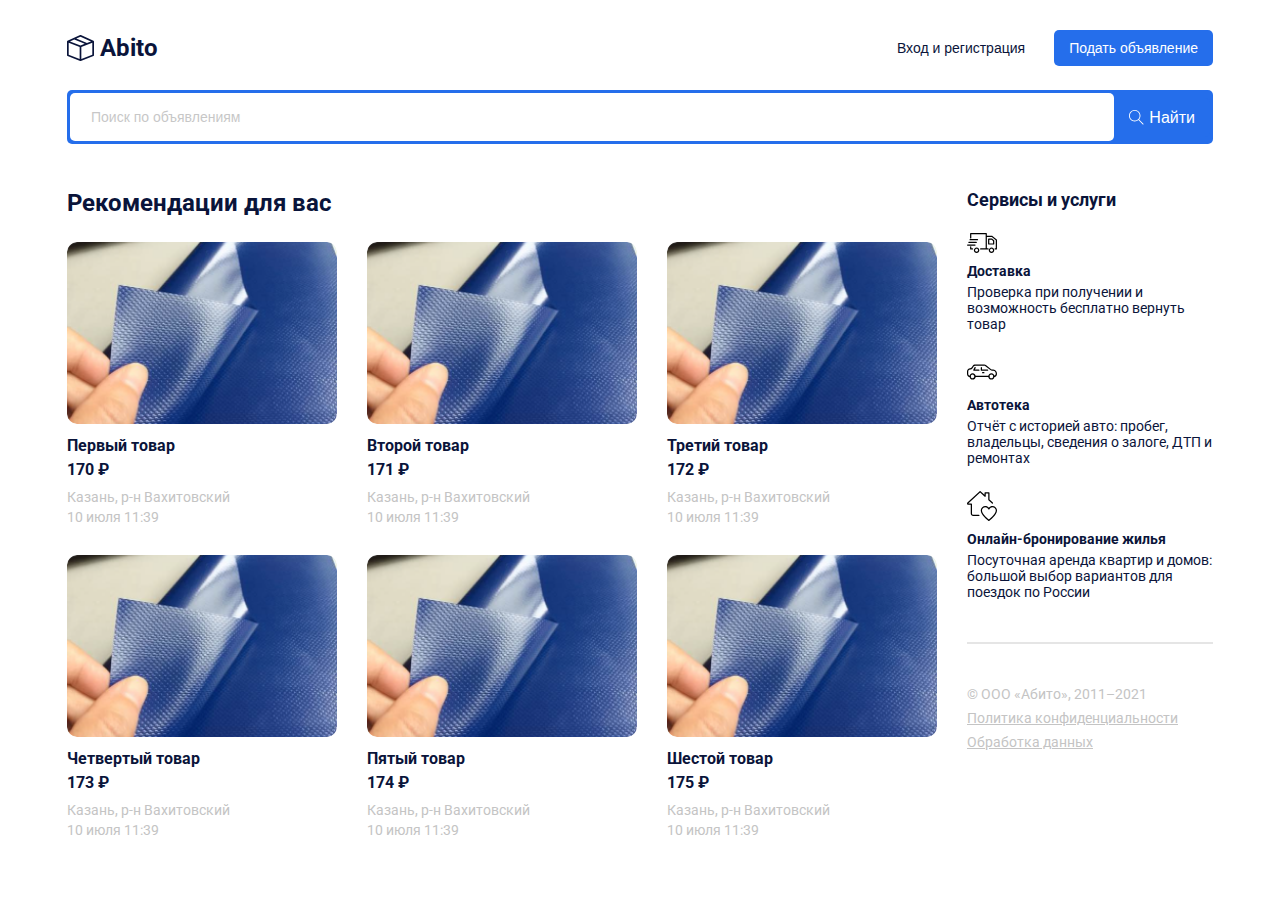
<file: index.html>
<!DOCTYPE html>
<html lang="en">

<head>
    <meta charset="UTF-8">
    <meta name="viewport" content="width=device-width, initial-scale=1.0">
    <link href="https://fonts.googleapis.com/css2?family=Roboto:wght@400;700&display=swap" rel="stylesheet">
    <link rel="stylesheet" href="./style.css">
    <script src="./script.js" defer></script>
    <title>Abito</title>
</head>

<body>
    <header class="header">
        <div class="container">
            <div class="header-box">
                <div class="header-logo">
                    <img src="./image/logo.svg" alt="logo" class="logo">
                    <span>Abito</span>
                </div>
                <div class="header-controls">
                    <button class="btn btn-outline">Вход и регистрация</button>
                    <button class="btn btn-primary">Подать объявление</button>
                </div>
                <div class="header-burger">
                    <img src="./image/burger.svg" alt="burger">
                </div>
            </div>
        </div>
    </header>

    <main>
        <section class="search">
            <div class="container">
                <div class="search-box">
                    <input type="text" placeholder="Поиск по объявлениям">
                    <button class="btn btn-primary search-btn">
                        <img class="search-btn__icon" src="./image/search.svg" alt="search">
                        <span class="search-btn__text">Найти</span>
                    </button>
                </div>
            </div>
        </section>

        <section class="content">
            <div class="container">
                <div class="content-box">
                    <div class="content-main">
                        <h2 class="content-main__title">Рекомендации для вас</h2>

                        <div class="content-main__list">
                            <!-- <a href="./product.html" class="content-main__list-item">
                                <div class="content-main__list-item--img">
                                    <img src="./image/card-img.png" alt="card-img">
                                </div>

                                <h5 class="content-main__list-item--title">Пвх материал 2й сорт</h5>

                                <strong class="content-main__list-item--price">170 ₽</strong>

                                <div class="content-main__list-item--info-box">
                                    <span class="content-main__list-item--info">Казань, р-н Вахитовский</span>
                                    <span class="content-main__list-item--info">10 июля 11:39</span>
                                </div>
                            </a> -->
                        </div>
                    </div>

                    <div class="content-side">
                        <div class="content-side__services">
                            <h3 class="content-side__title">Сервисы и услуги</h3>

                            <div class="content-side__list">
                                <div class="content-side__list-item">
                                    <img class="content-side__list-item--img" src="./image/side-info-1.svg"
                                        alt="side-info">
                                    <h5 class="content-side__list-item--title">Доставка</h5>
                                    <p class="content-side__list-item--info">Проверка при получении и возможность
                                        бесплатно вернуть товар</p>
                                </div>
                                <div class="content-side__list-item">
                                    <img class="content-side__list-item--img" src="./image/side-info-2.svg"
                                        alt="side-info">
                                    <h5 class="content-side__list-item--title">Автотека</h5>
                                    <p class="content-side__list-item--info">Отчёт с историей авто: пробег, владельцы,
                                        сведения о залоге, ДТП и ремонтах</p>
                                </div>
                                <div class="content-side__list-item">
                                    <img class="content-side__list-item--img" src="./image/side-info-3.svg"
                                        alt="side-info">
                                    <h5 class="content-side__list-item--title">Онлайн-бронирование жилья</h5>
                                    <p class="content-side__list-item--info">Посуточная аренда квартир и домов: большой
                                        выбор вариантов для поездок по России</p>
                                </div>
                            </div>

                            <div class="content-side__line"></div>
                        </div>

                        <div class="content-side__footer">
                            <p class="content-side__footer--item">© ООО «Абито», 2011–2021</p>
                            <a href="#" class="content-side__footer--item">Политика конфиденциальности</a>
                            <a href="#" class="content-side__footer--item">Обработка данных</a>
                        </div>
                    </div>
                </div>
            </div>
        </section>
    </main>
</body>

</html>
</file>
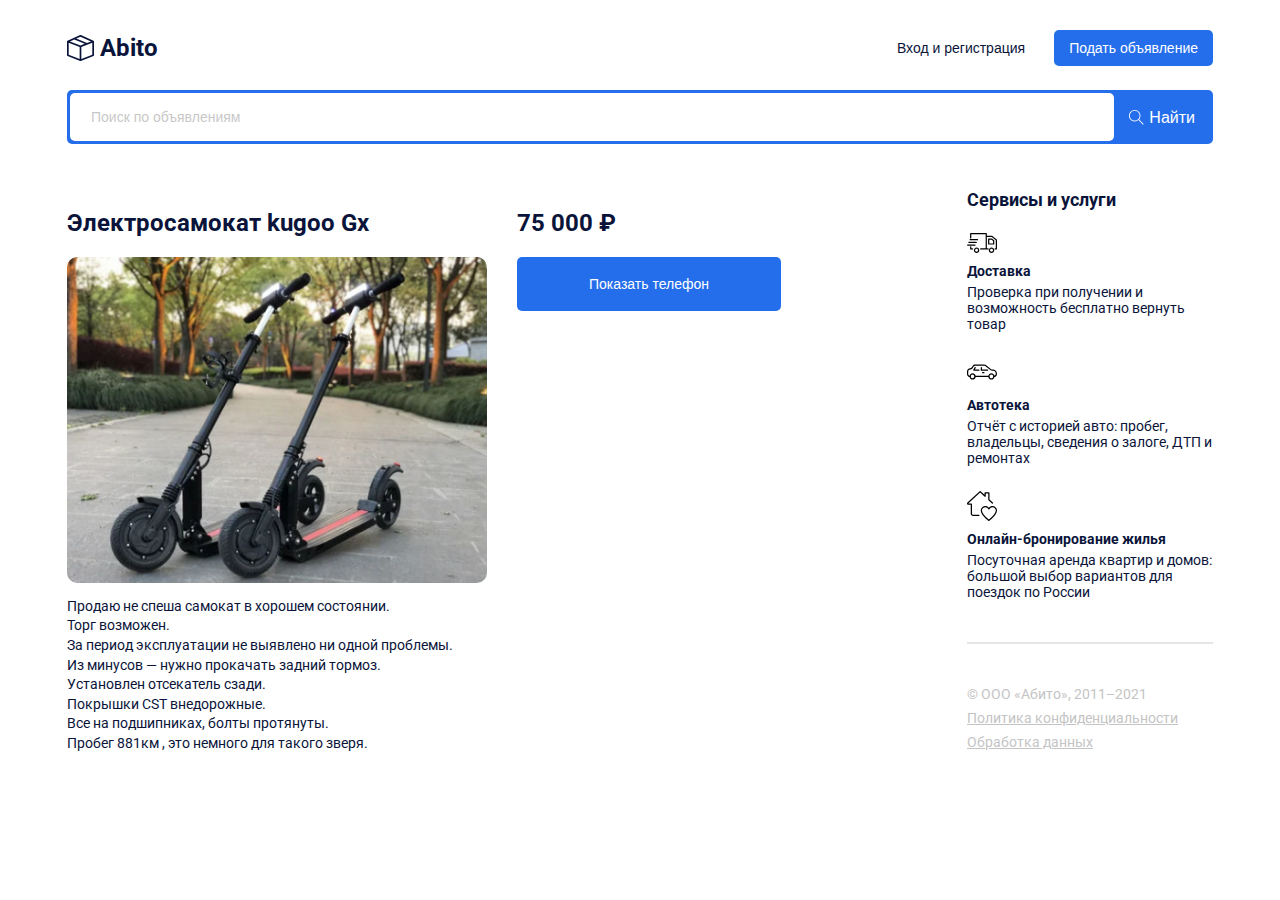
<file: product.html>
<!DOCTYPE html>
<html lang="en">

<head>
    <meta charset="UTF-8">
    <meta name="viewport" content="width=device-width, initial-scale=1.0">
    <link href="https://fonts.googleapis.com/css2?family=Roboto:wght@400;700&display=swap" rel="stylesheet">
    <link rel="stylesheet" href="./style.css">
    <title>Card</title>
</head>

<body>
    <header class="header">
        <div class="container">
            <div class="header-box">
                <div class="header-logo">
                    <img src="./image/logo.svg" alt="logo" class="logo">
                    <span>Abito</span>
                </div>
                <div class="header-controls">
                    <button class="btn btn-outline">Вход и регистрация</button>
                    <button class="btn btn-primary">Подать объявление</button>
                </div>
                <div class="header-burger">
                    <img src="./image/burger.svg" alt="burger">
                </div>
            </div>
        </div>
    </header>

    <main>
        <section class="search">
            <div class="container">
                <div class="search-box">
                    <input type="text" placeholder="Поиск по объявлениям">
                    <button class="btn btn-primary search-btn">
                        <img class="search-btn__icon" src="./image/search.svg" alt="search">
                        <span class="search-btn__text">Найти</span>
                    </button>
                </div>
            </div>
        </section>

        <section class="content">
            <div class="container">
                <div class="content-box">
                    <div class="content-main">
                        <div class="content-box">
                            <div class="content-main__product-info">
                                <h2 class="content-main__product-info--title">Электросамокат kugoo Gx</h2>
                                <div class="content-main__product-info--img">
                                    <img src="./image/product-img.jpg" alt="product-img">
                                </div>
                                <p class="content-main__product-info--descr">
                                    Продаю не спеша самокат в хорошем состоянии.<br />
                                    Торг возможен.<br />
                                    За период эксплуатации не выявлено ни одной проблемы.<br />
                                    Из минусов — нужно прокачать задний тормоз.<br />
                                    Установлен отсекатель сзади.<br />
                                    Покрышки CST внедорожные.<br />
                                    Все на подшипниках, болты протянуты.<br />
                                    Пробег 881км , это немного для такого зверя.
                                </p>
                            </div>

                            <div class="content-main__product-info">
                                <h2 class="content-main__product-info--price">75 000 ₽</h2>
                                <button class="btn btn-primary product-info-btn">Показать телефон</button>
                            </div>
                        </div>
                    </div>

                    <div class="content-side">
                        <div class="content-side__services">
                            <h3 class="content-side__title">Сервисы и услуги</h3>

                            <div class="content-side__list">
                                <div class="content-side__list-item">
                                    <img class="content-side__list-item--img" src="./image/side-info-1.svg"
                                        alt="side-info">
                                    <h5 class="content-side__list-item--title">Доставка</h5>
                                    <p class="content-side__list-item--info">Проверка при получении и возможность
                                        бесплатно вернуть товар</p>
                                </div>
                                <div class="content-side__list-item">
                                    <img class="content-side__list-item--img" src="./image/side-info-2.svg"
                                        alt="side-info">
                                    <h5 class="content-side__list-item--title">Автотека</h5>
                                    <p class="content-side__list-item--info">Отчёт с историей авто: пробег, владельцы,
                                        сведения о залоге, ДТП и ремонтах</p>
                                </div>
                                <div class="content-side__list-item">
                                    <img class="content-side__list-item--img" src="./image/side-info-3.svg"
                                        alt="side-info">
                                    <h5 class="content-side__list-item--title">Онлайн-бронирование жилья</h5>
                                    <p class="content-side__list-item--info">Посуточная аренда квартир и домов: большой
                                        выбор вариантов для поездок по России</p>
                                </div>
                            </div>

                            <div class="content-side__line"></div>
                        </div>

                        <div class="content-side__footer">
                            <p class="content-side__footer--item">© ООО «Абито», 2011–2021</p>
                            <a href="#" class="content-side__footer--item">Политика конфиденциальности</a>
                            <a href="#" class="content-side__footer--item">Обработка данных</a>
                        </div>
                    </div>
                </div>
            </div>
        </section>
    </main>
</body>

</html>
</file>
<file: style.css>
* {
    box-sizing: border-box;
}

body {
    margin: 0;
    font-family: 'Roboto', sans-serif;
    font-weight: 400;
    font-style: normal;
    line-height: normal;
}

.container {
    width: 100%;
    max-width: 1160px;
    padding: 0 7px;
    margin: 0 auto;
}

.btn {
    line-height: 16px;
    font-size: 14px;
    padding: 10px 15px;
    border-radius: 5px;
    border: none;
    cursor: pointer;
}

.btn-outline {
    background-color: transparent;
    color: rgba(10, 20, 58, 1);
}

.btn-primary {
    background-color: rgba(37, 110, 235, 1);
    color: rgba(255, 255, 255, 1);
    margin-left: 10px;
}

.header {
    padding-top: 30px;
    padding-bottom: 24px;
}

.header-box {
    display: flex;
    align-items: center;
    justify-content: space-between;
}

.header-logo {
    display: flex;
    align-items: center;
    justify-content: flex-start;
    gap: 6px;
}

.header-logo span {
    line-height: 28px;
    font-size: 24px;
    font-weight: 700;
    color: rgba(10, 20, 58, 1);
}

.header-burger {
    width: 30px;
    height: 15px;
    display: none;
}

.search {
    margin-bottom: 45px;
}

.search-box {
    width: 100%;
    display: flex;
    align-items: center;
    justify-content: flex-start;
    border-radius: 5px;
    background-color: rgba(37, 110, 235, 1);
    padding: 3px;
}

.search-box input {
    flex-grow: 1;
    padding: 16px 21px;
    border-radius: 5px;
    border: none;
    outline: none;
    color: rgba(10, 20, 58, 1);
    font-size: 14px;
    line-height: 16px;
    min-width: 0;
}

.search-box input::placeholder {
    opacity: 0.4;
}

.search-btn {
    display: flex;
    align-items: center;
    margin-left: 0;
}

.search-btn__icon {
    width: 15px;
    height: 17px;
}

.search-btn__text {
    margin-left: 5px;
    font-size: 16px;
    line-height: 19px;
}

.content {
    padding-bottom: 50px;
}

.content-box {
    display: flex;
    align-items: flex-start;
    justify-content: space-between;
    column-gap: 30px;
}

.content-main {
    flex-grow: 1;
}

.content-main__title {
    color: rgba(10, 20, 58, 1);
    font-size: 24px;
    line-height: 28px;
    margin-top: 0;
    margin-bottom: 25px;
}

.content-main__list {
    display: flex;
    justify-content: space-between;
    flex-wrap: wrap;
    row-gap: 30px;
}

.content-main__list-item {
    width: calc((100% - 60px) / 3);
    display: flex;
    flex-direction: column;
    justify-content: flex-start;
    align-items: flex-start;
    text-decoration: none;
}

.content-main__list-item--img {
    border-radius: 10px;
    overflow: hidden;
    width: 100%;
    display: flex;
}

.content-main__list-item--img img {
    width: 100%;
}

.content-main__list-item--title {
    color: rgba(10, 20, 58, 1);
    font-size: 16px;
    line-height: 19px;
    margin-top: 12px;
    margin-bottom: 5px;
}

.content-main__list-item:hover .content-main__list-item--title {
    color: rgba(37, 110, 235, 1);
}

.content-main__list-item--price {
    color: rgba(10, 20, 58, 1);
    font-size: 16px;
    line-height: 19px;
    margin-bottom: 10px;
}

.content-main__list-item--info-box {
    display: flex;
    flex-direction: column;
    row-gap: 4px;
}

.content-main__list-item--info {
    color: rgba(196, 196, 196, 1);
    font-size: 14px;
    line-height: 16px;
}

.content-side {
    width: 246px;
    min-width: 246px;
    display: flex;
    flex-direction: column;
    justify-content: space-between;
    align-items: flex-start;
    /* height: 100%; */
}

.content-side__title {
    color: rgba(10, 20, 58, 1);
    font-size: 18px;
    line-height: 21px;
    margin-top: 0;
    margin-bottom: 23px;
}

.content-side__list {
    display: flex;
    flex-direction: column;
    justify-content: flex-start;
    align-items: flex-start;
    row-gap: 25px;
}

.content-side__list-item {
    color: rgba(10, 20, 58, 1);
    font-size: 14px;
    line-height: 16px;
}

.content-side__list-item--title {
    font-size: 14px;
    line-height: 16px;
    margin-top: 7px;
    margin-bottom: 5px;
}

.content-side__list-item--info {
    margin: 0;
}

.content-side__line {
    width: 100%;
    border: 1px solid rgba(229, 229, 229, 1);
    margin: 42px 0px;
}

.content-side__footer {
    display: flex;
    flex-direction: column;
    justify-content: flex-start;
    align-items: flex-start;
    row-gap: 8px;
}

.content-side__footer--item {
    color: rgba(196, 196, 196, 1);
    font-size: 14px;
    line-height: 16px;
    margin: 0;
}

.content-main__product-info {
    width: 50%;
}

.content-main__product-info--title {
    color: rgba(10, 20, 58, 1);
    font-size: 24px;
    line-height: 28px;
}

.content-main__product-info--descr {
    color: rgba(10, 20, 58, 1);
    font-size: 14px;
    line-height: 140%;
}

.content-main__product-info--price {
    color: rgba(10, 20, 58, 1);
    font-size: 24px;
    line-height: 28px;
}

.content-main__product-info--img {
    border-radius: 10px;
    overflow: hidden;
    width: 100%;
    display: flex;
}

.content-main__product-info--img img {
    width: 100%;
}

.product-info-btn {
    margin-left: 0;
    width: 264px;
    min-width: 264px;
    height: 54px;
}

@media (max-width:1200px) {
    .container {
        max-width: 930px;
    }

    .content-main__list-item {
        width: calc((100% - 30px) / 2);
    }
}

@media (max-width:991px) {
    .container {
        max-width: 730px;
    }

    .content-box {
        flex-direction: column;
    }

    .content-main {
        width: 100%;
    }

    .content-main__product-info {
        width: 100%;
    }

    .content-side {
        width: 100%;
        min-width: none;
        margin-top: 38px;
    }

    .content-side__line {
        margin-top: 36px;
    }
}

@media (max-width:786px) {
    .container {
        max-width: 100%;
    }

    .header-controls {
        display: none;
    }

    .header-burger {
        display: block;
    }

    .search-btn__text {
        display: none;
    }
}

@media (max-width:480px) {
    .container {
        max-width: 930px;
    }

    .content-main__title {
        font-size: 18px;
        line-height: 21px;
        margin-bottom: 20px;
    }

    .content-main__list-item {
        width: 100%;
    }
}
</file>
